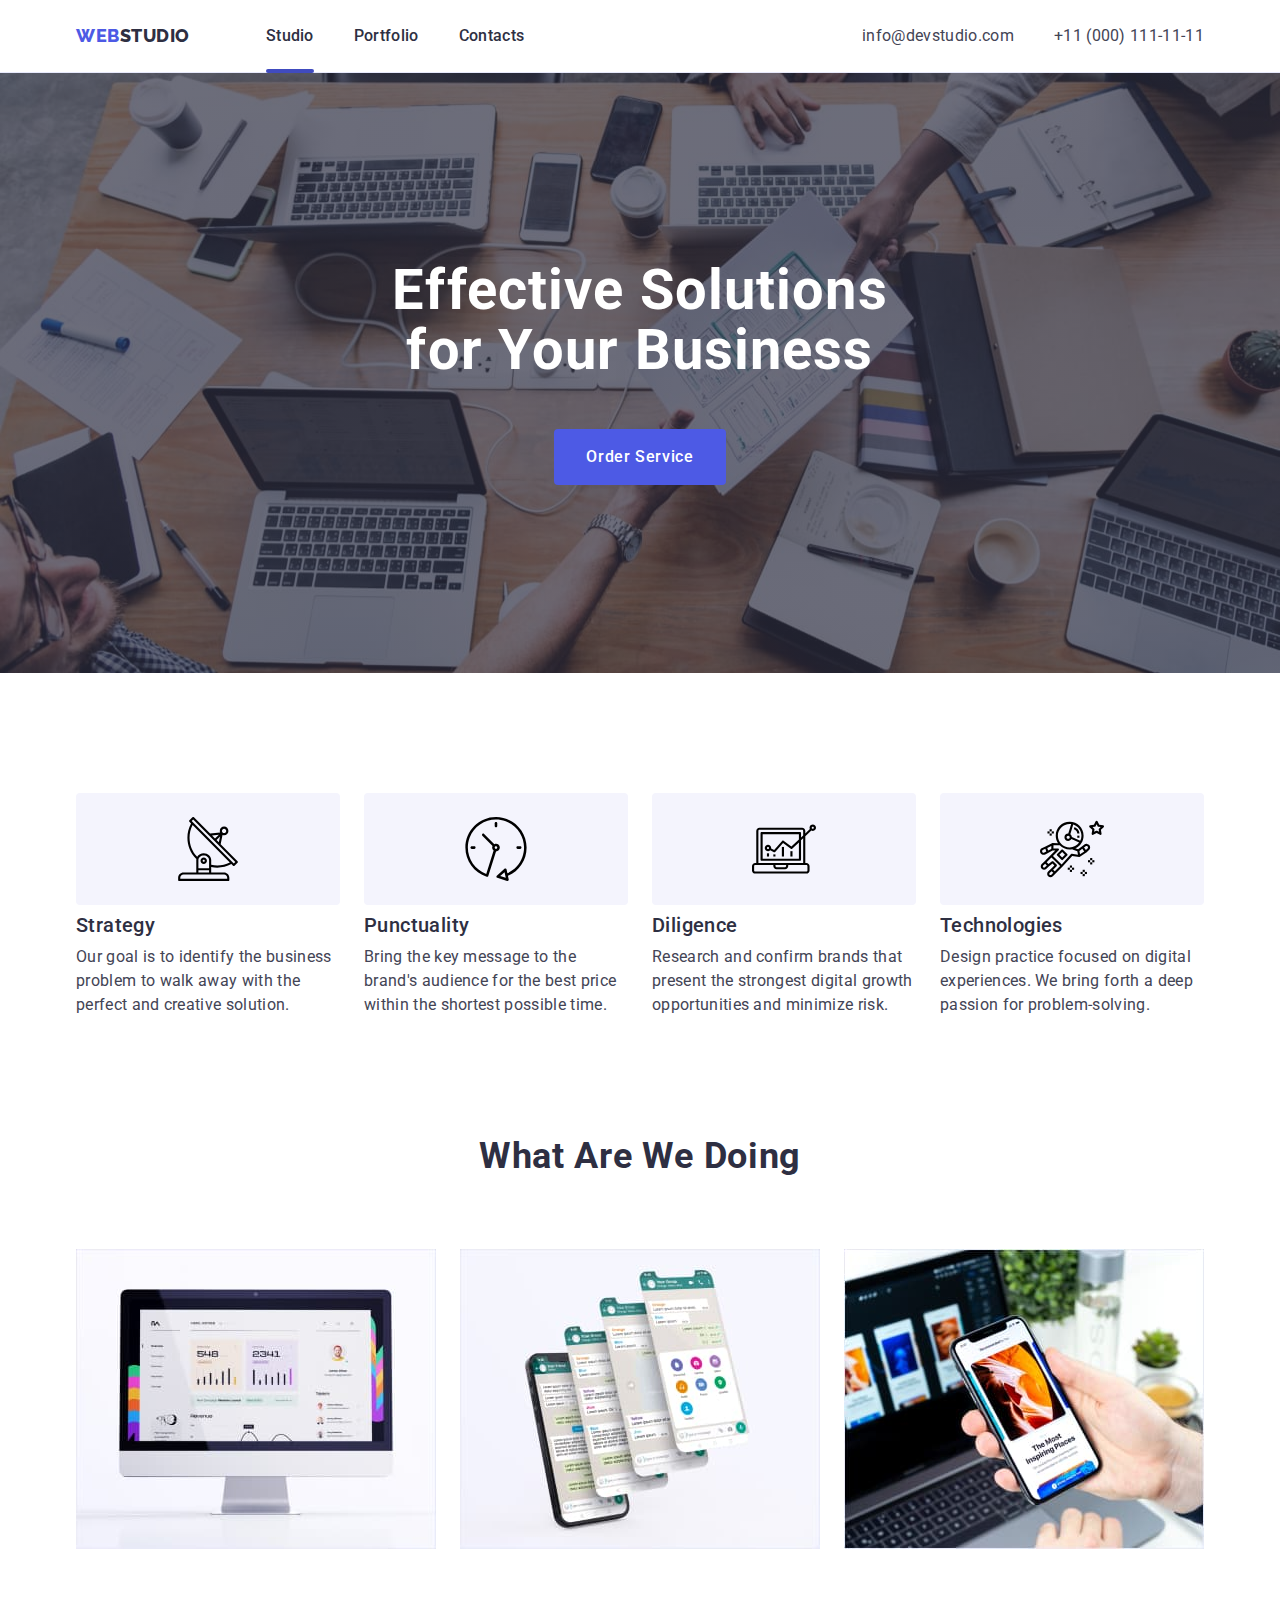
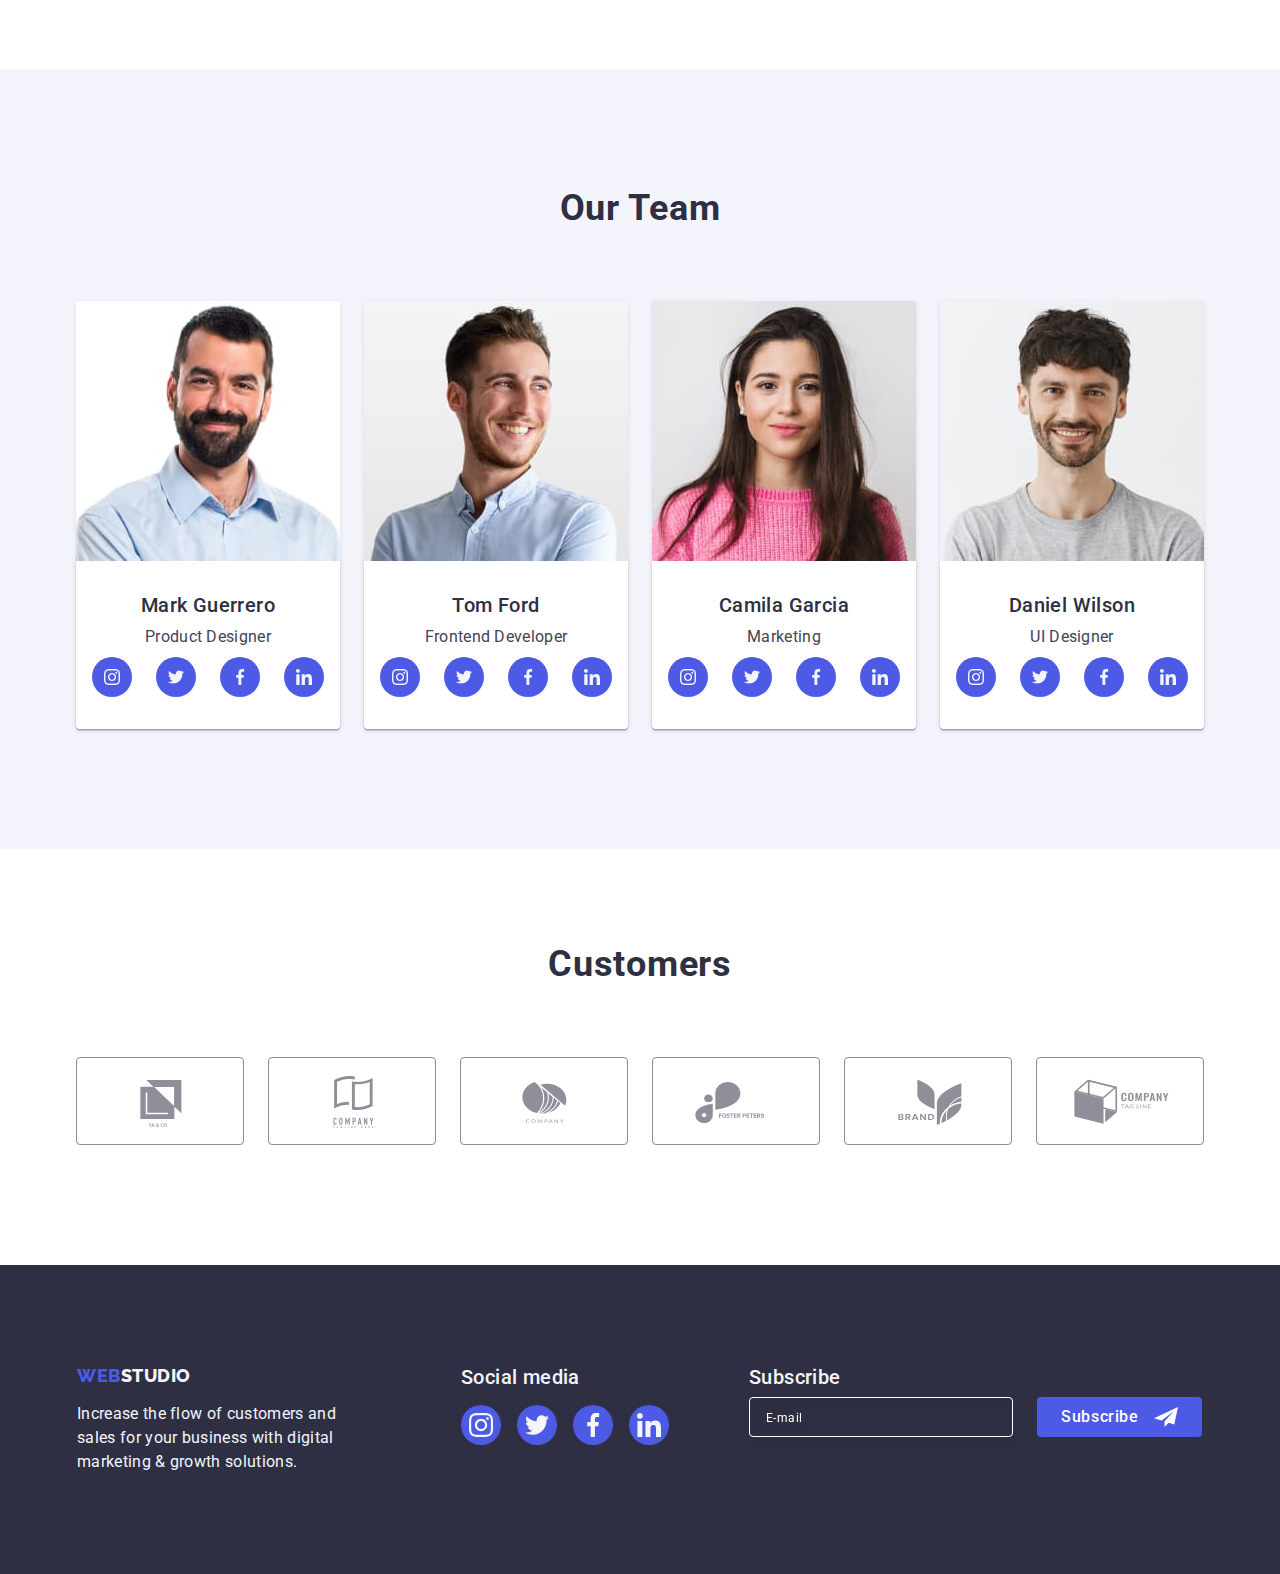
<file: index.html>
<!DOCTYPE html>
<html lang="en">
<head>
    <meta charset="UTF-8">
    <meta http-equiv="X-UA-Compatible" content="IE=edge">
    <meta name="viewport" content="width=device-width, initial-scale=1.0">
    <title>Document</title>
    <link rel="preconnect" href="https://fonts.googleapis.com">
    <link rel="preconnect" href="https://fonts.gstatic.com" crossorigin>
    <link href="https://fonts.googleapis.com/css2?family=Raleway:wght@800&family=Roboto:wght@400;500;700;900&display=swap"
        rel="stylesheet">
    <link rel="stylesheet" href="https://cdn.jsdelivr.net/npm/modern-normalize@1.1.0/modern-normalize.min.css">
    <link rel="stylesheet" href="css/styles.css">

</head>
<body>
    <!-- HEADER -->
    <header class="header">
        <div class="page-header">
            <div class="container page-header-container">
            <nav class="page-nav">
                <a class="logo link" href="./index.html">Web<span class="text-theme-light">Studio</span> </a>
                <ul class="menu list">
                    <li class="menu-item">
                        <a class="menu-link menu-link-item link" href="./index.html">Studio</a>
                    </li>
                    <li class="menu-item">
                        <a class="menu-link link" href="./portfolio.html">Portfolio</a>
                    </li>
                    <li class="menu-item">
                        <a class="menu-link link" href="">Contacts</a>
                    </li>
                </ul>
            </nav>
            <button type="button" class="mobile-menu-open" data-menu-open>
                <svg class="mobile-menu-open__icon" width="24" height="24">
                    <use href="./images/icon.svg#icon-burger"></use>
                </svg>
            </button>
            <address class="address">
                <ul class="menu-item address-menu list">
                    <li class="menu-address-item">
                        <a class="contact link" href="mailto:info@devstudio.com">info@devstudio.com</a>
                    </li>
                    <li class="menu-item menu-address-item">
                        <a class="contact link" href="tel:+110001111111">+11 (000) 111-11-11</a>
                    </li>
                </ul>
            </address>
        </div>
        <div class="mobile-menu" data-menu>
            <div class="container mobile-menu__container">
                <button class="mobile-menu__close-btn" data-menu-close>
                    <svg class="mobile-menu__close-icon" width="24" height="24">
                        <use href="./images/icon.svg#icon-close-modal"></use>
                    </svg>
                </button>
                <ul class="moble-menu-item list">
                    <li class="menu-item">
                        <a class="menu-link link" href="./index.html">Studio</a>
                    </li>
                    <li class="menu-item">
                        <a class="menu-link link" href="./portfolio.html">Portfolio</a>
                    </li>
                    <li class="menu-item">
                        <a class="menu-link link" href="">Contacts</a>
                    </li>
                </ul>
                <ul class="address-menu list">
                    <li class="menu-item">
                        <a class="menu-link link" href="tel:+110001111111">+11 (000) 111-11-11</a>
                    </li>
                    <li class="menu-item">
                        <a class="contact link" href="mailto:info@devstudio.com">info@devstudio.com</a>
                    </li>
                </ul>
                <ul class="mobile-menu-icon list">
                    <li class="foofer-social-list">
                        <a href="" class="footer-social-item">
                            <svg class="footer-card" width="24" height="24">
                                <use href="./images/icon.svg#icon-instagram"></use>
                            </svg>
                        </a>
                    </li>
                    <li class="foofer-social-list">
                        <a href="" class="footer-social-item">
                            <svg class="footer-card" width="24" height="24">
                                <use href="./images/icon.svg#icon-twitter"></use>
                            </svg>
                        </a>
                    </li>
                    <li class="foofer-social-list">
                        <a href="" class="footer-social-item">
                            <svg class="footer-card" width="24" height="24">
                                <use href="./images/icon.svg#icon-facebook"></use>
                            </svg>
                        </a>
                    </li>
                    <li class="foofer-social-list">
                        <a href="" class="footer-social-item">
                            <svg class="footer-card" width="24" height="24">
                                <use href="./images/icon.svg#icon-linkedin"></use>
                            </svg>
                        </a>
                    </li>
                </ul>
            </div>   
        </div>
    </div>
      
       
       
    </header>

    <main>
        <!-- <!================= HERO =============> -->
            <section class="hero">
                <div class="container">
                    <h1 class="hero-title">Effective Solutions for Your Business</h1>
                    <button type="button" class="button" data-modal-open>Order Service</button>
                </div>  
            </section>
            <!-- advantages -->
        <section class="section feature-section" id="advantag">
            <div class="container">
                <h2 class="section-title visually-hidden">top tips</h2>
                <ul class="feature-list list">
                    <li class="feature-list-text">
                        <div class="faeture-icon">
                            <svg class="icon" width="64" height="64">
                                <use href="./images/icon.svg#icon-antenna"></use>
                        </svg>
                        </div >
                        <h3 class="title feature-title">Strategy</h3>
                        <p class="text advantages-text">Our goal is to identify the business
                            problem to walk away with the perfect and creative solution.</p>
                    </li>
                    <li class="feature-list-text">
                        <div class="faeture-icon">
                            <svg class="icon" width="64" height="64">
                                <use href="./images/icon.svg#icon-clock"></use>
                        </svg>
                        </div>
                        <h3 class="title feature-title">Punctuality</h3>
                        <p class="text advantages-text">Bring the key message to the brand's audience for the best price within the shortest possible
                            time.</p>
                    </li>
                    <li class="feature-list-text">
                        <div class="faeture-icon">
                            <svg class="icon" width="64" height="64">
                                <use href="./images/icon.svg#icon-diagram"></use>
                        </svg>
                        </div>
                        <h3 class="title feature-title">Diligence</h3>
                        <p class="text advantages-text">Research and confirm brands that present the strongest digital growth opportunities and minimize
                            risk.</p>
                    </li>
                    <li class="feature-list-text">
                        <div class="faeture-icon">
                            <svg class="icon" width="64" height="64">
                                <use href="./images/icon.svg#icon-astronaut"></use>
                        </svg>
                        </div>
                        <h3 class="title feature-title">Technologies</h3>
                        <p class="text advantages-text">Design practice focused on digital experiences. We bring forth a deep passion for
                            problem-solving.</p>
                    </li>
                </ul>
            </div>
           
        </section >
        <!-- description -->
        <section class="section description-section" id="description">
            <div class="container">
                <h2 class="section-title">What are we doing</h2>
                <ul class="description-work list">
                    <li class="description-img">
                        <img class="img" srcset="./images/description/screen2x.jpg 2x" 
                        src="./images/description/screen1x.jpg" alt="data analysis" width="360" height="300">
                    </li>
                    <li class="description-img">
                        <img class="img" srcset="./images/description/chat2x.jpg 2x"
                        src="./images/description/chat1x.jpg" alt="chat on the phone" width="360" height="300">
                    </li>
                    <li class="description-img">
                        <img class="img" srcset="./images/description/info2x.jpg 2x"
                        src="./images/description/info1x.jpg" alt="program in the phone" width="360" height="300">
                    </li>
                </ul>
            </div>
          
        </section>
        <!-- employees -->
        <section class="section employes" id="employees">
            <div class="container employes-title-card">
                <h2 class="section-title ">Our Team</h2>
                <ul class="team-list list">
                    <li class="employes-card">
                        <img class="img" srcset="./images/masters/mark-guerrero2x.jpg 2x" src="./images/masters/mark-guerrero.jpg" alt="MarkGuerrero" width="264" height="260">
                       <div class="employes-card-content">
                            <h3 class="title employes-title">Mark Guerrero</h3>
                            <p class="text employes-text">Product Designer</p>
                            <ul class="social-list list">
                                <li class="social-list-item">
                                    <a href="" class="social-list-link">
                                     <svg class="social-list-icon" width="16" height="20">
                                        <use href="./images/icon.svg#icon-instagram">
                                        </use>
                                     </svg> 
                                    </a>
                                </li>
                                <li class="social-list-item">
                                    <a href="" class="social-list-link">
                                     <svg class="social-list-icon" width="16" height="20" >
                                        <use href="./images/icon.svg#icon-twitter">
                                        </use>
                                     </svg>  
                                    </a>
                                </li>
                                <li class="social-list-item">
                                    <a href="" class="social-list-link">
                                    <svg class="social-list-icon" width="16" height="20">
                                        <use href="./images/icon.svg#icon-facebook">
                                        </use>
                                    </svg>
                                    </a>
                                </li>
                                <li class="social-list-item">
                                    <a href="" class="social-list-link">
                                     <svg class="social-list-icon" width="16" height="20">
                                        <use href="./images/icon.svg#icon-linkedin">
                                        </use>
                                     </svg>  
                                    </a>
                                </li>
                            </ul>
                        </div>
                    </li>
                    <li class="employes-card">
                        <img class="img" srcset="./images/masters/tom-ford2x.jpg 2x" src="./images/masters/tom-ford.jpg" alt="TomFord" width="264" height="260">
                        <div class="employes-card-content">
                            <h3 class="title employes-title">Tom Ford</h3>
                            <p class="text employes-text">Frontend Developer</p>
                            <ul class="social-list list">
                                <li class="social-list-item">
                                    <a href="" class="social-list-link">
                                        <svg class="social-list-icon" width="16" height="20">
                                            <use href="./images/icon.svg#icon-instagram">
                                            </use>
                                        </svg>
                                    </a>
                                </li>
                                <li class="social-list-item">
                                    <a href="" class="social-list-link">
                                        <svg class="social-list-icon" width="16" height="20">
                                            <use href="./images/icon.svg#icon-twitter">
                                            </use>
                                        </svg>
                                    </a>
                                </li>
                                <li class="social-list-item">
                                    <a href="" class="social-list-link">
                                        <svg class="social-list-icon" width="16" height="20">
                                            <use href="./images/icon.svg#icon-facebook">
                                            </use>
                                        </svg>
                                    </a>
                                </li>
                                <li class="social-list-item">
                                    <a href="" class="social-list-link">
                                        <svg class="social-list-icon" width="16" height="20">
                                            <use href="./images/icon.svg#icon-linkedin">
                                            </use>
                                        </svg>
                                    </a>
                                </li>
                            </ul>
                        </div>
                    </li>
                    <li class="employes-card">
                        <img class="img" srcset="./images/masters/camila-garcia2x.jpg 2x" src="./images/masters/camila-garcia.jpg" alt="CamilaGarcia" width="264" height="260">
                        <div class="employes-card-content">
                            <h3 class="title employes-title">Camila Garcia</h3>
                            <p class="text employes-text">Marketing</p>
                            <ul class="social-list list">
                                <li class="social-list-item">
                                    <a href="" class="social-list-link">
                                        <svg class="social-list-icon" width="16" height="20">
                                            <use href="./images/icon.svg#icon-instagram">
                                            </use>
                                        </svg>
                                    </a>
                                </li>
                                <li class="social-list-item">
                                    <a href="" class="social-list-link">
                                        <svg class="social-list-icon" width="16" height="20">
                                            <use href="./images/icon.svg#icon-twitter">
                                            </use>
                                        </svg>
                                    </a>
                                </li>
                                <li class="social-list-item">
                                    <a href="" class="social-list-link">
                                        <svg class="social-list-icon" width="16" height="20">
                                            <use href="./images/icon.svg#icon-facebook">
                                            </use>
                                        </svg>
                                    </a>
                                </li>
                                <li class="social-list-item">
                                    <a href="" class="social-list-link">
                                        <svg class="social-list-icon" width="16" height="20">
                                            <use href="./images/icon.svg#icon-linkedin">
                                            </use>
                                        </svg>
                                    </a>
                                </li>
                            </ul>
                        </div>
                    </li>
                    <li class="employes-card">
                        <img class="img" srcset="./images/masters/daniel-wilson2x.jpg 2x" src="./images/masters/daniel-wilson.jpg" alt="DanielWilson" width="264" height="260">
                        <div class="employes-card-content">
                            <h3 class="title employes-title">Daniel Wilson</h3>
                            <p class="text employes-text">UI Designer</p>
                            <ul class="social-list list">
                                <li class="social-list-item">
                                    <a href="" class="social-list-link">
                                        <svg class="social-list-icon" width="16" height="20">
                                            <use href="./images/icon.svg#icon-instagram">
                                            </use>
                                        </svg>
                                    </a>
                                </li>
                                <li class="social-list-item">
                                    <a href="" class="social-list-link">
                                        <svg class="social-list-icon" width="16" height="20">
                                            <use href="./images/icon.svg#icon-twitter">
                                            </use>
                                        </svg>
                                    </a>
                                </li>
                                <li class="social-list-item">
                                    <a href="" class="social-list-link">
                                        <svg class="social-list-icon" width="16" height="20">
                                            <use href="./images/icon.svg#icon-facebook">
                                            </use>
                                        </svg>
                                    </a>
                                </li>
                                <li class="social-list-item">
                                    <a href="" class="social-list-link">
                                        <svg class="social-list-icon" width="16" height="20">
                                            <use href="./images/icon.svg#icon-linkedin">
                                            </use>
                                        </svg>
                                    </a>
                                </li>
                            </ul>
                        </div>
                    </li>
                </ul>
            </div>
            
        </section>
        <!-- ===============Customers============== -->
        <section class="customers">
            <div class="container">
                <h2 class="section-title">Customers</h2>
                <ul class="customers-card list">
                    <li class="customers-list">
                        <a href="" class="customers-item">
                            <svg class="customers-icon" width="104" height="56">
                                <use href="./images/icon.svg#icon-logo"></use>
                            </svg>
                        </a>
                    </li>
                    <li class="customers-list">
                        <a href="" class="customers-item">
                            <svg class="customers-icon" width="104" height="56">
                                <use href="./images/icon.svg#icon-logo-1"></use>
                            </svg>
                        </a>
                    </li>
                    <li class="customers-list">
                        <a href="" class="customers-item">
                            <svg class="customers-icon" width="104" height="56">
                                <use href="./images/icon.svg#icon-logo-2"></use>
                            </svg>
                        </a>
                    </li>
                    <li class="customers-list">
                        <a href="" class="customers-item">
                            <svg class="customers-icon" width="104" height="56">
                                <use href="./images/icon.svg#icon-logo-3"></use>
                            </svg>
                        </a>
                    </li>
                    <li class="customers-list">
                        <a href="" class="customers-item">
                            <svg class="customers-icon" width="104" height="56">
                                <use href="./images/icon.svg#icon-logo-4"></use>
                            </svg>
                        </a>
                    </li>
                    <li class="customers-list">
                        <a href="" class="customers-item">
                            <svg class="customers-icon" width="104" height="56">
                                <use href="./images/icon.svg#icon-logo-5"></use>
                            </svg>
                        </a>
                    </li>
                </ul>
            </div>
        </section>
    </main>
    <footer class="page-footer team-dark">
        <div class="container page-footer-list">
            <div class="page-logo">
                <a class="logo link" href="./index.html">Web <span class="text-theme-dark">Studio</span> </a>
                <p class="text text-theme-dark text-footer">Increase the flow of customers and sales for your business with digital
                    marketing &
                    growth solutions.</p>
            </div>
            <div class="container-social">
                <h3 class="title text-theme-dark">Social media</h3>
                <ul class="footer-social list">
                    <li class="foofer-social-list">
                        <a href="" class="footer-social-item">
                            <svg class="footer-card" width="24" height="24">
                                <use href="./images/icon.svg#icon-instagram"></use>
                            </svg>
                        </a>
                    </li>
                    <li class="foofer-social-list">
                        <a href="" class="footer-social-item">
                            <svg class="footer-card" width="24" height="24">
                                <use href="./images/icon.svg#icon-twitter"></use>
                            </svg>
                        </a>
                    </li>
                    <li class="foofer-social-list">
                        <a href="" class="footer-social-item">
                            <svg class="footer-card" width="24" height="24">
                                <use href="./images/icon.svg#icon-facebook"></use>
                            </svg>
                        </a>
                    </li>
                    <li class="foofer-social-list">
                        <a href="" class="footer-social-item">
                            <svg class="footer-card" width="24" height="24">
                                <use href="./images/icon.svg#icon-linkedin"></use>
                            </svg>
                        </a>
                    </li>
                </ul>
            </div>
        
        <div class="footer-page-subscribe ">
            <p class="title text-theme-dark">Subscribe</p>
            <form class="footer-subscribe">
                <input type="email" class="footer-input" name="footer-email" placeholder="E-mail">
                <span class="footer-btn-wrapper">
                    <button type="submit" class="footer-btn">Subscribe</button>
                    <svg class="footer-icon" width="24" height="24">
                        <use href="./images/icon.svg#icon-frame"></use>
                    </svg>
                </span>
                
            </form>
        </div>
    </div>
    </footer>
       <div class="backdrop is-hidden" data-modal>
        <div class="modal">
            <button type="button" class="modal-close-btn" data-modal-close>
            <svg class="clouse-btn-icon" width="8" height="8">
                <use href="./images/icon.svg#icon-close-modal"></use>
            </svg>
        </button>
        
        <p class="modal-form-text text">Leave your contacts and we will call you back</p>
        <form class="modal-form">
            <label class="modal-form-filed">
                <span class="modal-form-desc">
                    Name
                </span>
                <span class="modal-form-input-wrapper">
                    <input type="text" name="user-name" class="modal-form-input" required pattern="^[a-zA-Z]+" minlength="2">
                    <svg class="modal-forms-icon" width="18" height="18">
                        <use href="./images/icon.svg#icon-person"></use>
                    </svg>
                </span>
            </label>
            <label class="modal-form-filed">
                <span class="modal-form-desc">
                    Phone
                </span>
                <span class="modal-form-input-wrapper">
                    <input type="tel" name="user-phone" class="modal-form-input" required pattern="^[0-9]{3}-[0-9]{3}-[0-9]{2}-[0-9]{2}"
                    minlength="2" title="xxx-xxx-xx-xx">
                <svg class="modal-forms-icon" width="18" height="18">
                    <use href="./images/icon.svg#icon-phone"></use>
                </svg>
            </span>
               
            </label>
            <label class="modal-form-filed">
                <span class="modal-form-desc">
                    Email
                </span>
                <span class="modal-form-input-wrapper">
                    <input type="email" name="user-email" class="modal-form-input" required minlength="2">
                    <svg class="modal-forms-icon" width="18" height="18">
                        <use href="./images/icon.svg#icon-email"></use>
                    </svg>
                </span>
               
            </label>
            <label class="modal-form-filed">
                <span class="modal-form-desc">
                    Comment
                </span>
               <textarea name="user-messag" class="modal-form-message" placeholder="Text input" required></textarea>
            </label>           
            <input id="user-policy" 
                type="checkbox" 
                name="user-policy" 
                class="modal-form-check visually-hidden">        
            <label for="user-policy" class="modal-form-check-desc">
                <span class="modal-form-check-icon">
                    <svg class="modal-forms-svg" width="10" height="8">
                        <use href="./images/icon.svg#icon-vector"></use>
                    </svg>
                </span>
                I accept the terms and conditions of the&nbsp;
                <a href="" >Privacy Policy</a>
                </label>
            <button type="submit" class="modal-form-submit">Send</button>
        </form>
        </div>
        </div>
       <script src="./js/mobile-menu.js"></script>
    <script src="./js/modal.js"></script>
</body>
</html>
</file>
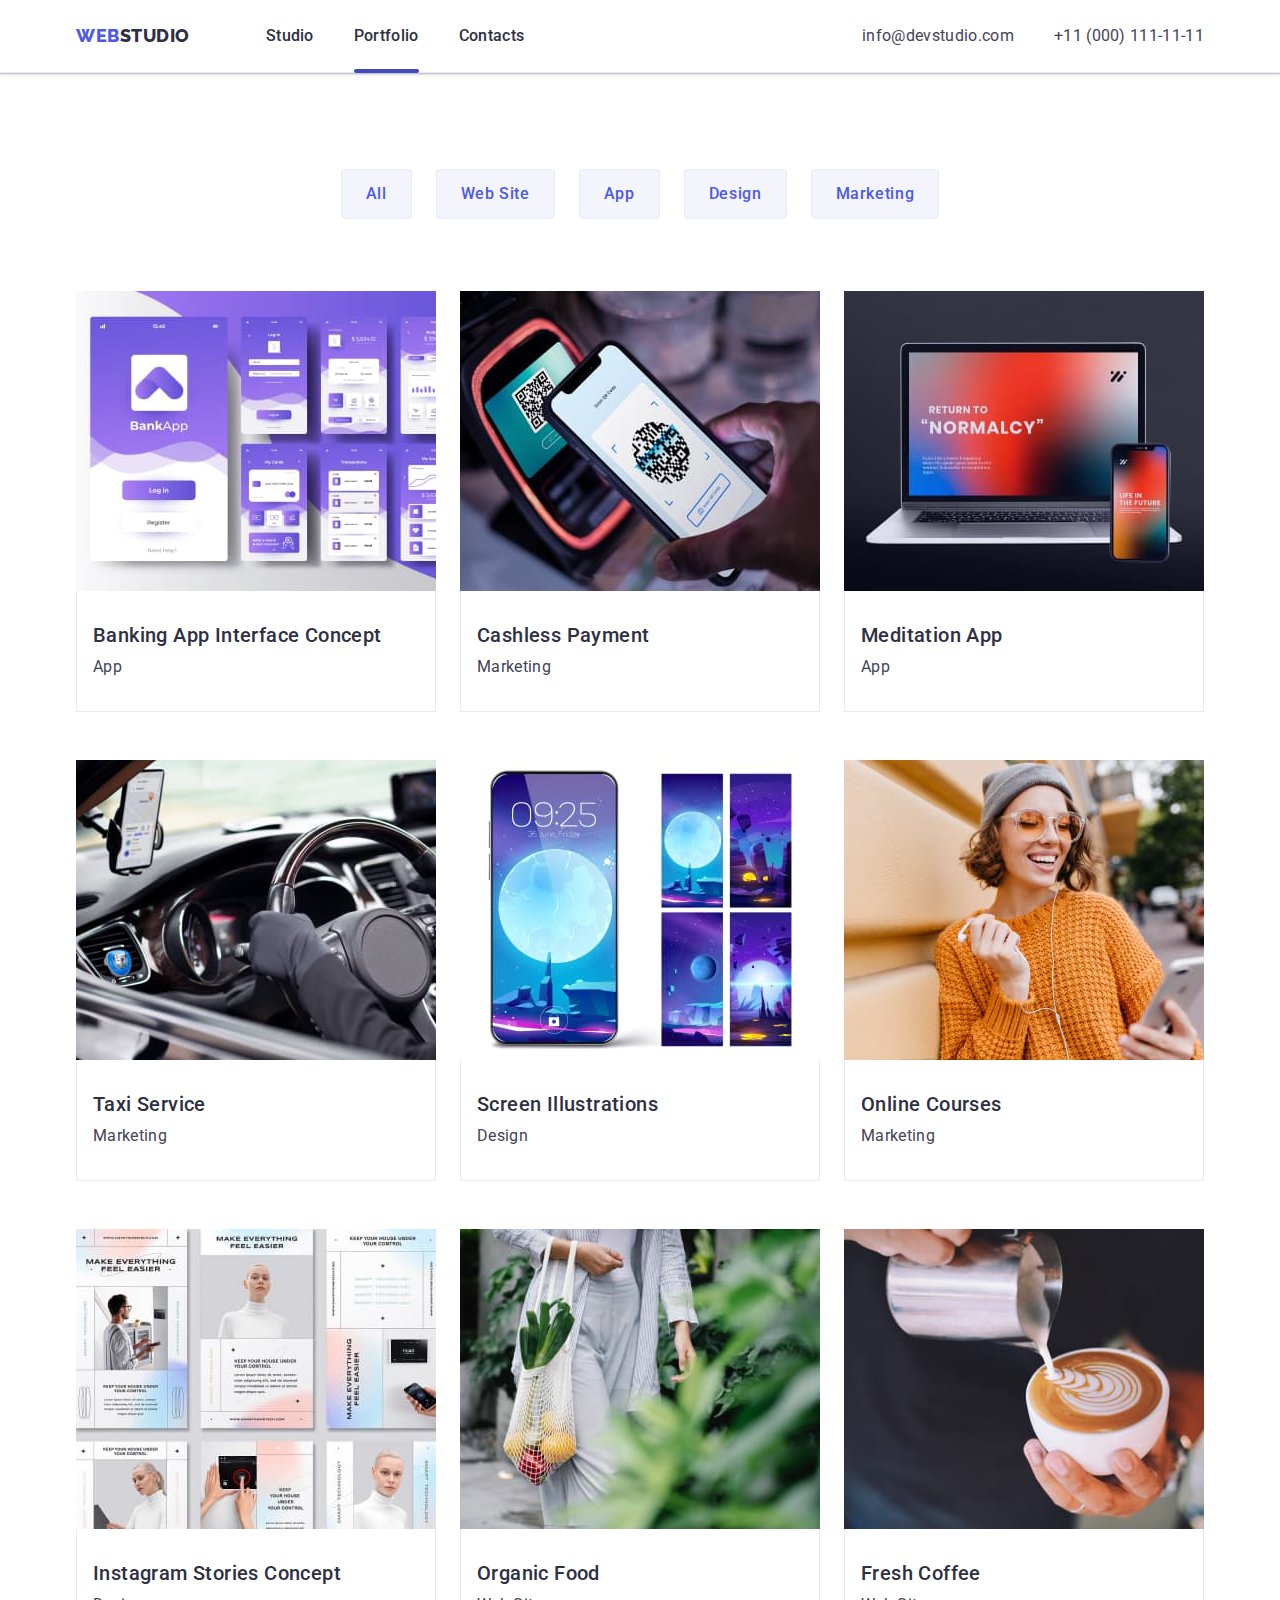
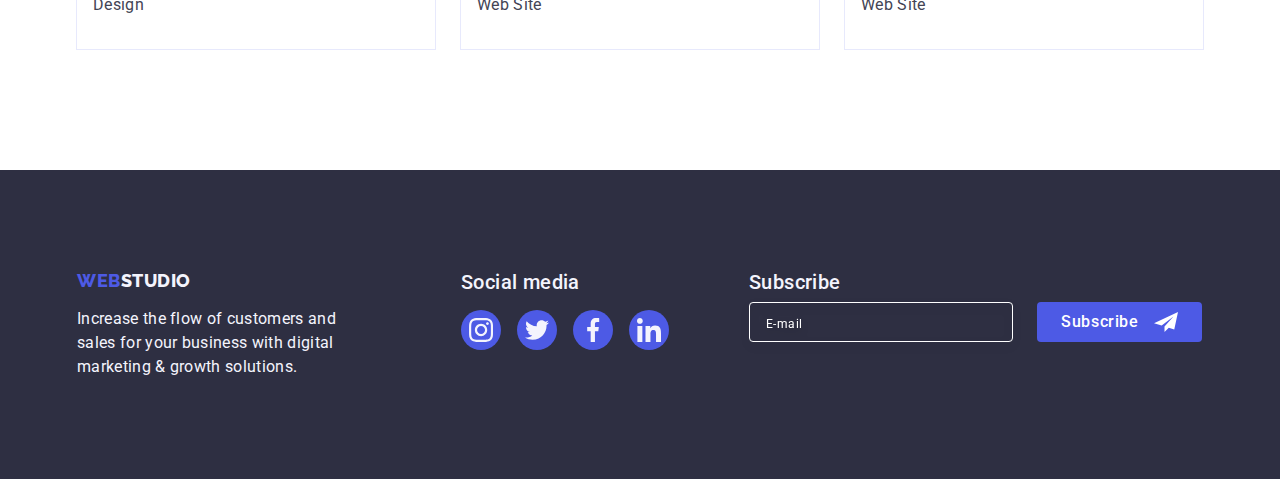
<file: portfolio.html>
<!DOCTYPE html>
<html lang="en">

<head>
    <meta charset="UTF-8">
    <meta http-equiv="X-UA-Compatible" content="IE=edge">
    <meta name="viewport" content="width=device-width, initial-scale=1.0">
    <title>Document</title>
    <link rel="preconnect" href="https://fonts.googleapis.com">
    <link rel="preconnect" href="https://fonts.gstatic.com" crossorigin>
    <link
        href="https://fonts.googleapis.com/css2?family=Raleway:wght@800&family=Roboto:wght@400;500;700;900&display=swap"
        rel="stylesheet">
    <link rel="stylesheet" href="https://cdn.jsdelivr.net/npm/modern-normalize@1.1.0/modern-normalize.min.css">
    <link rel="stylesheet" href="css/styles.css">

</head>

<body>
    <!-- HEADER -->
    <header class="header">
        <section class="page-header">
            <div class="container page-header-container">
            <nav class="page-nav">
                <a class="logo link" href="./index.html">Web<span class="text-theme-light">Studio</span> </a>
                <ul class="menu list">
                    <li class="menu-item ">
                        <a class="menu-link link" href="./index.html">Studio</a>
                    </li>
                    <li class="menu-item ">
                        <a class="menu-link menu-link-item-nav link" href="./portfolio.html">Portfolio</a>
                    </li>
                    <li class="menu-item ">
                        <a class="menu-link link" href="">Contacts</a>
                    </li>
                </ul>
            </nav>
            <address class="address">
                <ul class="address-menu list">
                    <li class="menu-item">
                        <a class="contact link" href="mailto:info@devstudio.com">info@devstudio.com</a>
                    </li>
                    <li class="menu-item">
                        <a class="contact link" href="tel:+110001111111">+11 (000) 111-11-11</a>
                    </li>
                </ul>
            </address>
        </div>
    </section>
       
    <main>
        <!-- PORTFOLIO -->
        <section class="section-portfolio ">
            <div class="container">
                    <h1  class="visually-hidden">Portfolio</h1>
                    <ul class="filter list">
                        <li class="filter-btn">
                            <button type="button" class="modal-btn "> All</button>
                        </li>
                        <li class="filter-btn">
                            <button type="button" class="modal-btn ">Web Site</button>
                        </li>
                        <li class="filter-btn">
                            <button type="button" class="modal-btn ">App</button>
                        </li>
                        <li class="filter-btn">
                            <button type="button" class="modal-btn ">Design</button>
                        </li>
                        <li class="filter-btn">
                            <button type="button" class="modal-btn ">Marketing</button>
                        </li>
                    </ul>
                    <ul class="works list">
                        <li class="works-page-filter">
                            <a class="works-page link" href=""> 
                                <div class="works-page-wrapper">
                                    <img class="img" src="./images/portfolio/foto1.jpg" alt="layout with site pages" width="360" height="300">
                                <p class="overlay text">14 Stylish and User-Friendly App Design Concepts · Task Manager App · Calorie Tracker App ·
                                            Exotic Fruit Ecommerce App ·
                                            Cloud Storage App</p>
                                </div> 
                                <div class="works-content">
                                    <h2 class="title">Banking App Interface Concept</h2>
                                    <p class="text">App</p>
                                </div>
                            </a>
                        </li>
                        <li class="works-page-filter">
                            <a class="works-page link" href="">
                                    <div class="works-page-wrapper">
                                        <img class="img" src="./images/portfolio/foto2.jpg" alt="the phone scans the QR code" width="360" height="300">
                                        <p class="overlay text">14 Stylish and User-Friendly App Design Concepts · Task Manager App · Calorie Tracker App ·
                                            Exotic Fruit Ecommerce App ·
                                            Cloud Storage App</p>
                                    </div>
                                <div class="works-content">
                                    <h2 class="title">Cashless Payment</h2>
                                    <p class="text">Marketing</p>
                                </div>
                            </a>
                        </li>
                        <li class="works-page-filter">
                            <a class="works-page link" href="">
                                 <div class="works-page-wrapper">
                                    <img class="img" src="./images/portfolio/foto3.jpg" alt="laptop" width="360" height="300">
                                <p class="overlay text">14 Stylish and User-Friendly App Design Concepts · Task Manager App · Calorie Tracker App ·
                                            Exotic Fruit Ecommerce App ·
                                            Cloud Storage App</p>
                            </div>
                                <div class="works-content">
                                    <h2 class="title">Meditation App</h2>
                                    <p class="text">App</p>
                                </div>
                            </a>
                        </li>
                        <li class="works-page-filter">
                            <a class="works-page link" href=""> 
                                <div class="works-page-wrapper">
                                    <img class="img" src="./images/portfolio/foto4.jpg" alt="car" width="360" height="300">
                                <p class="overlay text">14 Stylish and User-Friendly App Design Concepts · Task Manager App · Calorie Tracker App ·
                                            Exotic Fruit Ecommerce App ·
                                            Cloud Storage App</p>
                            </div>
                                <div class="works-content">
                                    <h2 class="title">Taxi Service</h2>
                                    <p class="text">Marketing</p>
                                </div>
                            </a>
                        </li>
                        <li class="works-page-filter">
                            <a class="works-page link" href=""> 
                                <div class="works-page-wrapper">
                                    <img class="img" src="./images/portfolio/foto5.jpg" alt="phone" width="360" height="300">
                                <p class="overlay text">14 Stylish and User-Friendly App Design Concepts · Task Manager App · Calorie Tracker App ·
                                            Exotic Fruit Ecommerce App ·
                                            Cloud Storage App</p>
                            </div>
                                <div class="works-content">
                                    <h2 class="title">Screen Illustrations</h2>
                                    <p class="text">Design</p>
                                </div>
                            </a>
                        </li>
                        <li class="works-page-filter">
                            <a class="works-page link" href=""> 
                                <div class="works-page-wrapper">
                                    <img class="img" src="./images/portfolio/foto6.jpg" alt="girl" width="360" height="300">
                                    <p class="overlay text">14 Stylish and User-Friendly App Design Concepts · Task Manager App · Calorie Tracker App ·
                                            Exotic Fruit Ecommerce App ·
                                            Cloud Storage App</p>
                            </div>
                                <div class="works-content">
                                    <h2 class="title">Online Courses</h2>
                                    <p class="text">Marketing</p>
                                </div>
                            </a>
                        </li>
                        <li class="works-page-filter"> 
                            <a class="works-page link" href="">
                                <div class="works-page-wrapper">
                                    <img class="img" src="./images/portfolio/foto7.jpg" alt="website pages" width="360" height="300">
                                <p class="overlay text">14 Stylish and User-Friendly App Design Concepts · Task Manager App · Calorie Tracker App ·
                                Exotic Fruit Ecommerce App ·
                                Cloud Storage App</p>
                            </div>
                                
                                <div class="works-content">
                                    <h2 class="title">Instagram Stories Concept</h2>
                                    <p class="text">Design</p>
                                </div>
                            </a>
                        </li>
                        <li class="works-page-filter"> 
                            <a class="works-page link" href="">
                                <div class="works-page-wrapper">
                                    <img class="img" src="./images/portfolio/foto8.jpg" alt="vegetables" width="360" height="300">
                                <p class="overlay text">14 Stylish and User-Friendly App Design Concepts · Task Manager App · Calorie Tracker App ·
                                Exotic Fruit Ecommerce App ·
                                Cloud Storage App</p>
                            </div>   
                                <div class="works-content">
                                    <h2 class="title">Organic Food</h2>
                                    <p class="text">Web Site</p>
                                </div>
                            </a>
                        </li>
                        <li  class="works-page-filter"> 
                            <a class="works-page link" href="">
                                <div class="works-page-wrapper">
                                    <img class="img" src="./images/portfolio/foto9.jpg" alt="coffe" width="360" height="300">
                                <p class="overlay text">14 Stylish and User-Friendly App Design Concepts · Task Manager App · Calorie Tracker App ·
                                Exotic Fruit Ecommerce App ·
                                Cloud Storage App</p>
                            </div>                        
                                <div class="works-content">
                                    <h2 class="title">Fresh Coffee</h2>
                                    <p class="text">Web Site</p>
                                </div>
                            </a>

                        </li>
                    </ul>
            </div>
           
        </section>
    </main>
<footer class="page-footer team-dark">
    <div class="container page-footer-list">
        <div class="page-logo">
            <a class="logo link" href="./index.html">Web <span class="text-theme-dark">Studio</span> </a>
            <p class="text text-theme-dark text-footer">Increase the flow of customers and sales for your business with
                digital
                marketing &
                growth solutions.</p>
        </div>
        <div class="container-social">
            <h3 class="title text-theme-dark">Social media</h3>
            <ul class="footer-social list">
                <li class="foofer-social-list">
                    <a href="" class="footer-social-item">
                        <svg class="footer-card" width="24" height="24">
                            <use href="./images/icon.svg#icon-instagram"></use>
                        </svg>
                    </a>
                </li>
                <li class="foofer-social-list">
                    <a href="" class="footer-social-item">
                        <svg class="footer-card" width="24" height="24">
                            <use href="./images/icon.svg#icon-twitter"></use>
                        </svg>
                    </a>
                </li>
                <li class="foofer-social-list">
                    <a href="" class="footer-social-item">
                        <svg class="footer-card" width="24" height="24">
                            <use href="./images/icon.svg#icon-facebook"></use>
                        </svg>
                    </a>
                </li>
                <li class="foofer-social-list">
                    <a href="" class="footer-social-item">
                        <svg class="footer-card" width="24" height="24">
                            <use href="./images/icon.svg#icon-linkedin"></use>
                        </svg>
                    </a>
                </li>
            </ul>
        </div>
   
<div class="footer-page-subscribe ">
    <p class="title text-theme-dark">Subscribe</p>
    <form class="footer-subscribe">
        <input type="email" class="footer-input" name="footer-email" placeholder="E-mail">
        <span class="footer-btn-wrapper">
            <button type="submit" class="footer-btn">Subscribe</button>
            <svg class="footer-icon" width="24" height="24">
                <use href="./images/icon.svg#icon-frame"></use>
            </svg>
        </span>

    </form>
</div>
</div>
</footer>
</body>
</html>
</file>
<file: css/styles.css>
:root {
    --primary-font:'Roboto',sans-serif;
    --secondary-font:'Raleway', sans-serif;
    --accent-color:#4D5AE5;
    --primary-text-color:#434455;
    --secondary-text-color:#2E2F42;
    --link-focus:#404BBF;
    --theme-dark:#F4F4FD;
    --theme-light:#F4F4FD;
    --theme-white: #FFFFFF;
    --font-size:16px;
}

h1,h2,h3,h4,p {
    margin-top: 0;
    margin-bottom: 0;
}
 
ul,ol {
    margin-top: 0;
    margin-bottom: 0;
    padding-left: 0;
}

img {
    display: block;
}

button {
    cursor: pointer;
}

.list  {
list-style: none;
}
.link {
text-decoration: none;
}

body {
background-color: var(--theme-white);
color: var(--primary-text-color);

font-family: 'Roboto',sans-serif;
font-size: var(--font-size);
}


.container {
    min-width: 320px;
    padding-left: 15px;
    padding-right: 15px;
    margin: 0 auto;
}

@media screen and (min-width: 428px) {
    .container {
        width: 428px;
    }

}

@media screen and (max-width: 768px) {

    .container { 
    margin-left: auto;
    margin-right: auto;
    }

    .menu {
            display: none;
        }
    
    .address {
            display: none;
        }
}

@media screen and (min-width: 768px) {
    .container {
        width: 768px;
    }
}

@media screen and (min-width: 1158px) {
    .container {
        width: 1158px;
    }
}
/* ================HEADER=================== */

  .page-header {
    padding-top: 24px;
    padding-bottom: 24px;
    border-bottom: 1px solid #E7E9FC;
    box-shadow: 0px 2px 1px rgba(46, 47, 66, 0.08),
                0px 1px 1px rgba(46, 47, 66, 0.16),
                0px 1px 6px rgba(46, 47, 66, 0.08);
        
  }

  .page-header-container {
    position: relative;
      display: flex;
      align-items: center;
      justify-content: space-between;
  }

  .logo {
      font-family: 'Raleway', sans-serif;
      font-weight: 800;
      font-size: 18px;
      line-height: 1.17;
      display: flex;
      letter-spacing: 0.03em;
      text-transform: uppercase;
      color: var(--accent-color);
  }

  .text-theme-light {
      color: var(--secondary-text-color);
  }

   .menu-link {
       font-weight: 500;
       line-height: 1.5;
       letter-spacing: 0.02em;
       color: var(--secondary-text-color);
       transition: color 250ms cubic-bezier(0.4, 0, 0.2, 1);
   }

   .menu-link:hover,
   .menu-link:focus {
       color: var(--link-focus);
   }

   .menu-link-item-nav {
       position: relative;
   }

   .menu-link-item-nav::after {
       content: '';
       display: block;
       width: 100%;
       height: 4px;
       background: var(--link-focus);
       border-radius: 2px;

       position: absolute;
       left: 0;
       bottom: -28px;
   }

   .menu-link-item {
       position: relative;
   }

   .menu-link-item::after {
       content: '';
       display: block;
       width: 100%;
       height: 4px;
       background: var(--link-focus);
       border-radius: 2px;

       position: absolute;
       left: 0;
       bottom: -28px;
   }

   .contact {
       color: var(--primary-text-color);
       line-height: 1.5;
       letter-spacing: 0.02em;
       transition: color 250ms cubic-bezier(0.4, 0, 0.2, 1)
   }

   .contact:hover,
   .contact:focus {
       color: var(--link-focus);
   }

   .address {
       font-style: normal;
   }

   .footer-social {
    display: flex;
       justify-content: flex-start;
       gap: 56px;
       margin-top: 48px;
   }

@media screen and (max-width: 767px) {
  
        .mobile-menu-open {
            background-color: transparent;
            border: none;
            padding: 0;
            line-height: 0;
        }
    
        .mobile-menu {
            position: fixed;
            width: 100%;
            height: 100%;
            z-index: 1000;
            top: 0;
            left: 0;
            background-color: #FFFFFF;
            opacity: 0;
            visibility: hidden;
            pointer-events: none;
            transition: opacity 250ms cubic-bezier(0.4, 0, 0.2, 1), visibility 250ms cubic-bezier(0.4, 0, 0.2, 1);
            overflow: scroll;
        }

    
        .mobile-menu.is-open {
            opacity: 1;
            visibility: visible;
            pointer-events: auto;
        }
    
        .mobile-menu__container {
            position: relative;
            padding-left: 40px;
            padding-right: 35px;
            padding-top: 80px;
            padding-bottom: 40px;
        }
    
        .mobile-menu__close-btn {
            position: absolute;
            top: 24px;
            right: 24px;
            background-color: transparent;
            border: none;
            padding: 0;
            line-height: 0;
        }

                /* ===============MOBILE MENU============= */

        .menu-link {
            font-weight: 700;
            font-size: 36px;
            line-height: 1.1;
        }

        .moble-menu-item {
            margin-bottom: 284px;
        }

        .menu-item {
            margin-bottom: 40px;
        }

        .menu-item:last-child {
            margin-bottom: 0;
        }

        .mobile-menu-icon {
            display: flex;
            flex-wrap: wrap;
            justify-content: flex-start;
            gap: 56px;
            margin-top: 48px;
        }
        
    }

@media screen and (min-width: 768px) {
        .mobile-menu {
        display: none;
        }
        .mobile-menu-open {
        display: none;

        }
    
        .page-nav {
            display: flex;
            align-items: center;
        }
    
        .menu {
            display: flex;
            align-items: center;
            gap: 40px;
        }
    
        .logo {
            margin-right: 120px;
        }         
}
@media screen and (min-width: 768px) and (max-width: 1157px) {

    .page-header {
            padding-top: 16px;
            padding-bottom: 16px;
        }

    .menu-address-item {
        font-size: 12px;
            line-height: 1.17;
            letter-spacing: 0.04em;
            margin-bottom: 12px;
        }
    
        .menu-address-item:last-child {
            margin-bottom: 0;
        }

        .address-menu {
           display: flex;
           flex-direction: column;
        }

        .contact {
            line-height: 1.17;
        }
    }


@media screen and (min-width: 1158px) {
    .page-header {
            border-bottom: 1px solid #E7E9FC;
            box-shadow: 0px 2px 1px rgba(46, 47, 66, 0.08),
                0px 1px 1px rgba(46, 47, 66, 0.16),
                0px 1px 6px rgba(46, 47, 66, 0.08);
        }
    
        .page-header-container {
            justify-content: flex-start;
    
        }

        .logo {
            margin-right: 76px;
        }
       
        .menu-item {
            margin: 0;
        }
    
        .address {
            font-style: normal;
            margin-left: auto;
    
        }
    
        .address-menu {
            display: flex;
            align-items: center;
            gap: 40px;
        }
}
/* =======================COMPONENTS====================== */

.section-title {
    font-weight: 700;
    font-size: 36px;
    line-height: 1.11;
    text-align: center;
    letter-spacing: 0.02em;
    text-transform: capitalize;
    color: var(--secondary-text-color);
    margin-bottom: 72px;  
}
.text {   
    line-height: 1.5;
    letter-spacing: 0.02em;
    color: var(--primary-text-color);
}

.title {
    font-weight: 500;
    font-size: 20px;
    line-height: 1.2;
    letter-spacing: 0.02em;
    color: var(--secondary-text-color);

    margin-bottom: 8px;
}

/* ==========HERO=========== */

    .hero {
        padding: 112px 0px;
        max-width: 767px;
        margin-left: auto;
        margin-right: auto;
        background-image: linear-gradient(rgba(46, 47, 66, 0.7), rgba(46, 47, 66, 0.7)), url(../images/hero/mobile1x.jpg);
        background-size: cover;
        background-color: rgba(46, 47, 66, 0.7);
     }
    
         @media screen and (min-device-pixel-ratio: 2) and (max-width: 767px),
        screen and (min-resolution: 192dpi) and (max-width: 767px),
        screen and (min-resolution: 2dppx) and (max-width: 767px) {
            .hero {
                background-image: linear-gradient(rgba(46, 47, 66, 0.7), rgba(46, 47, 66, 0.7)), url(../images/hero/mobile2x.jpg);
            }
         }


    .hero-title {
            font-weight: 700;
            font-size: 36px;
            line-height: 1.11;
            text-align: center;
            letter-spacing: 0.02em;
            color: var(--theme-white);
            
            margin: 0 auto;
            margin-bottom: 72px;
        }
    
        .button {
            padding-top: 16px;
            padding-bottom: 16px;
            padding-left: 32px;
            padding-right: 32px;
            border-radius: 4px;
            margin-left: auto;
            margin-right: auto;
            border: none;
    
    
    
            color: var(--theme-white);
            background-color: var(--accent-color);
            font-family: "Roboto", sans-serif;
            font-weight: 500;
            font-size: 16px;
            line-height: 1.5;
            letter-spacing: 0.04em;
            display: flex;
            align-items: center;
    
            transition: background-color 250ms cubic-bezier(0.4, 0, 0.2, 1)
        }
    
        .button:hover,
        .button:focus {
            background-color: var(--link-focus);
        }

@media screen and (min-width: 768px) {
    .hero {
            max-width: 768px;
            background-image: linear-gradient(rgba(46, 47, 66, 0.7), rgba(46, 47, 66, 0.7)),url(../images/hero/tablet1x.jpg);
        }
    
        .hero-title {
            font-size: 56px;
            line-height: 1.07;
            margin-bottom: 36px;
            width: 498px;
        }
}

 @media screen and (min-device-pixel-ratio: 2) and (min-width: 768px),
 screen and (min-resolution: 192dpi) and (min-width: 768px),
 screen and (min-resolution: 2dppx) and (min-width: 768px) {
     .hero {
        
         background-image: linear-gradient(rgba(46, 47, 66, 0.7), rgba(46, 47, 66, 0.7)), url(../images/hero/tablet2x.jpg);
     }
 }

@media screen and (min-width: 1158px) {
    .hero {
            max-width: 1440px;
            padding: 188px 0;
            background-image: linear-gradient(rgba(46, 47, 66, 0.7), rgba(46, 47, 66, 0.7)), url(../images/hero/desktop1x.jpg);
        }
    .hero-title {        
         margin-bottom: 48px;
         }
}

 @media screen and (min-device-pixel-ratio: 2) and (min-width: 1158px),
 screen and (min-resolution: 192dpi) and (min-width: 1158px),
 screen and (min-resolution: 2dppx) and (min-width: 1158px) {
     .hero {
         background-image: linear-gradient(rgba(46, 47, 66, 0.7), rgba(46, 47, 66, 0.7)), url(../images/hero/desktop2x.jpg);
     }
 }

/*  ======================advantages================*/

 .faeture-icon {
     display: none;
 }


 .feature-section {
     padding-top: 96px;
     padding-bottom: 96px;

 }

 .text-theme-dark {
     color: var(--theme-dark);

 }

 .text-theme-light {
     color: var(--secondary-text-color);
 }
@media screen and (max-width: 767px) {
    .advantages-text {
        text-align: center;
    }
   
    .feature-list-text:not(:last-child) {
       margin-bottom: 72px;
    }
}

@media screen and (min-width: 768px) {
    
         .feature-list {
             display: flex;
             flex-wrap: wrap;
             column-gap: 24px;
             row-gap: 72px;
         }
    
         .feature-list-text {
             width: 356px;
         }
}

@media screen and (max-width: 1158px) {
    .advantages-text {
            font-weight: 500;
            
        }
    .description-section {
        display: none;
    }
     .feature-title {
             font-weight: 700;
             font-size: 36px;
             line-height: 1.11;
             text-align: start;
             text-transform: capitalize;
         }
}

@media screen and (min-width: 1158px) {
    .feature-list {
        flex-wrap: nowrap;
        gap: 24px;
    }

    .feature-list-text {
        width: 264px;
    }

    .feature-section {
        padding-top: 120px;
        padding-bottom: 120px;
    }

    .faeture-icon {
        display: flex;
    }

    .faeture-icon {
        display: flex;
        justify-content: center;
        align-items: center;
        background-color: #F4F4FD;
        height: 112px;
        border-radius: 4px;
        margin-bottom: 8px;
    }

    .title {
        font-weight: 500;
        font-size: 20px;
        line-height: 1.2;
     }
}

/* =================description=============== */
  @media screen and (min-width: 1158px) {

    .description-work {
        display: flex;
     }

    .description-img:not(:nth-child(3n)) {
            margin-right: 24px;
    }

    .description-section {
            padding-bottom: 120px;
        }
  }


/* ================employees=================== */

  .employes {
      background: var(--theme-dark);
      padding-top: 96px;
      padding-bottom: 96px;

  }

   .employes-card {
       
       background: #FFFFFF;
       box-shadow: 0px 1px 6px rgba(46, 47, 66, 0.08), 0px 1px 1px rgba(46, 47, 66, 0.16), 0px 2px 1px rgba(46, 47, 66, 0.08);
       border-radius: 0px 0px 4px 4px;
   }

   .employes-card-content {
       padding-bottom: 32px;
       padding-top: 32px;
       padding-left: 16px;
       padding-right: 16px;
       background-color: var(--theme-white);
       box-shadow: 0px 1px 6px rgba(46, 47, 66, 0.08), 0px 1px 1px rgba(46, 47, 66, 0.16), 0px 2px 1px rgba(46, 47, 66, 0.08);
       border-radius: 0px 0px 4px 4px;
       border-top: none;
   }

   .employes-title {
       text-align: center;
   }

   .employes-text {
       text-align: center;
       margin-bottom: 8px;
   }

   .social-list {
       display: flex;
       justify-content: center;
       gap: 24px;
   }

   .social-list-link {
       display: flex;
       justify-content: center;
       align-items: center;
       width: 40px;
       height: 40px;
       border-radius: 50%;
       background-color: #4D5AE5;
       transition: background-color 250ms cubic-bezier(0.4, 0, 0.2, 1);
   }

   .social-list-icon {
       fill: var(--theme-dark);
   }

   .social-list-link:hover,
   .social-list-link:focus {
       background-color: #404BBF;
   }

  @media screen and (max-width: 767px) {
    .employes-card {
        width: 264px;
        margin-right: auto;
        margin-left: auto;
    }

    .team-list {
        display: flex;
        flex-direction: column;
        gap: 72px;
    }
  }

  @media screen and (min-width: 768px) {
    .team-list {
            display: flex;
            flex-direction: row;
            justify-content: center;
            flex-wrap: wrap;
            gap: 24px;
        }
     
  }

  @media screen and (min-width: 1158px){

    .employes {
            padding-top: 120px;
            padding-bottom: 120px;
        }

    .employes-card {
        flex-basis: calc((100%-72px)/4);
    }

    .team-list {
        flex-wrap: nowrap;
    }
  }


 /* < !--===============Customers==============--> */

    .customers {
    padding-top: 96px;
    padding-bottom: 96px;
    }

    .customers-card {
    display: flex;
    flex-wrap: wrap;
    justify-content: center;
    gap: 24px;
   
}
.customers-item {
   display: flex;
    justify-content: center;
    align-items: center;
    width: 168px;
    height: 88px;
    border: 1px solid #8E8F99;
    border-radius: 4px;  
    color: #404BBF;
    transition: border 250ms cubic-bezier(0.4, 0, 0.2, 1);
}
.customers-icon {
     fill:#8E8F99;
    transition: fill 250ms cubic-bezier(0.4, 0, 0.2, 1);
}

.customers-item:hover,
.customers-item:focus {
    border: 1px solid #404BBF;
         
}
.customers-item:hover .customers-icon,
.customers-item:focus .customers-icon {
    fill: currentColor;
   
 }

 @media screen and (max-width: 767px){

    .customers-item {
        width: 190px;
    }

    .customers-card {
        column-gap: 16px;
        row-gap: 72px;
    }
 }

 @media screen and (min-width: 1158px) {

    .customers {
        padding-top: 120pxpx;
        padding-bottom: 120px;
    }

    .customers-card {
        flex-wrap: nowrap;
    }

 }
/* ===============FOOTER========= */

.team-dark {
    background-color: var(--secondary-text-color);
}

.page-footer {
    padding-top: 96px;
    padding-bottom: 96px;
}

.page-logo {
    margin-bottom: 72px;
}

.text-footer {
    margin-top: 16px;
    width: 264px;
}

.footer-social {
    display: flex;
    justify-content: center;
    gap: 16px;
    margin-top: 16px;
}

.footer-social-item {
    display: flex;
    justify-content: center;
    align-items: center;
    width: 40px;
    height: 40px;
    border-radius: 50%;
    background-color: #4D5AE5;
    transition: background-color 250ms cubic-bezier(0.4, 0, 0.2, 1)
}

.footer-card {
    Fill: #F4F4FD
}

.footer-social-item:hover,
.footer-social-item:focus {
    background-color: #31D0AA;
}

.footer-input {
    width: 264px;
    height: 40px;
    background: rgba(0, 0, 0, 0);
    border: 1px solid #FFFFFF;
    filter: drop-shadow(0px 4px 4px rgba(0, 0, 0, 0.15));
    border-radius: 4px;
    color: var(--theme-white);
    padding: 8px 16px;
    transition: border-color 250ms cubic-bezier(0.4, 0, 0.2, 1);
}

.footer-input:focus {
    border: 1px solid #4D5AE5;
    border-radius: 4px;
    outline: none;
}

.footer-subscribe {
    display: flex;
    gap: 24px;
}

.footer-input::placeholder {
    font-size: 12px;
    line-height: 2;
    display: flex;
    align-items: center;
    letter-spacing: 0.04em;
    color: #FFFFFF;
}

.footer-btn-wrapper {
    position: relative;
}

.footer-btn {
    width: 165px;
    height: 40px;
    padding: 8px 24px;
    border-radius: 4px;
    margin-left: auto;
    margin-right: auto;
    border: none;

    color: var(--theme-white);
    background-color: var(--accent-color);
    font-family: "Roboto", sans-serif;
    font-weight: 500;
    font-size: 16px;
    line-height: 1.5;
    letter-spacing: 0.04em;
    display: flex;
    align-items: center;

    transition: background-color 250ms cubic-bezier(0.4, 0, 0.2, 1)
}

.footer-btn:hover,
.footer-btn:focus {
    background-color: #404BBF;

}

.footer-icon {
    position: absolute;
    top: 8px;
    right: 24px;
}

 @media screen and (max-width: 767px) {
    .logo {
        justify-content: center;
    }
    .text-footer {
        margin-left: auto;
        margin-right: auto;

    }

    .container-social {
        margin-bottom: 72px;
    }

    .text-theme-dark {
        text-align: center;
    }

    .footer-subscribe {
        justify-content: center;
        flex-wrap: wrap;
        gap: 16px;
    }

    .footer-input {
        width: 100%;
    }

    .title {
        margin-bottom: 16px;
        text-align: center;
    }
 }

 @media screen and (min-width: 767px) {

    .page-logo {
            margin-bottom: 0;
        }

    .page-footer-list {
        display: flex;
           flex-wrap: wrap;
           column-gap: 24px;
           row-gap: 72px;
           padding-left: 108px;
        }
 }

 @media screen and (min-width: 1158px) {


    .page-footer {
            padding-top: 100px;
            padding-bottom: 100px;
    
        }

    .page-logo {
        margin-right: 120px;
    }

    .page-footer-list {
        flex-wrap: nowrap;
        justify-self: flex-start;
        padding-left: 16px;
        gap: revert;
        }

    .container-social {
        margin-right: 80px;
    }

    .footer-page-subscribe {
        margin-right: 159px;
    }
 }





/* ===============MODAL WINDOW===================== */
.backdrop {
    position: fixed;
    top:0;
    left: 0;
    z-index: 100;
    width: 100%;
    height: 100%;
    background: rgba(46, 47, 66, 0.4); 
    
    transition: opacity 250ms cubic-bezier(0.4, 0, 0.2, 1), visibility 250ms cubic-bezier(0.4, 0, 0.2, 1);
}

.backdrop.is-hidden {
    opacity: 0;
    visibility: hidden;
    pointer-events: none;   
}

.backdrop.is-hidden .modal {
    transform: translate(-50%, -50%) scale(0.9);
}

.modal {
    position: absolute;
    top: 50%;
    left: 50%;
    width: 408px;
    height: 576px;
    background: #FCFCFC;
    transform: translate(-50%, -50%) scale(1);
    transition: transform 250ms cubic-bezier(0.4, 0, 0.2, 1);
    padding: 72px 24px 24px;
}

.modal-close-btn {
    position: absolute;
    top: 24px;
    right: 24px;
    display: flex;
    justify-content: center;
    align-items: center;
    width: 24px;
    height: 24px;
    border-radius: 50%;
    fill: #2E2F42;
    background: #E7E9FC;
    border: 1px solid rgba(0, 0, 0, 0.1);
    padding: 0;
    transition: border-color 250ms cubic-bezier(0.4, 0, 0.2, 1), transform 250ms cubic-bezier(0.4, 0, 0.2, 1);

     }

.modal-close-btn:hover,
.modal-close-btn:focus {
        background-color: #404BBF;
     }
.clouse-btn-icon {
        transition: fill 250ms cubic-bezier(0.4, 0, 0.2, 1);
    }

.modal-close-btn:hover .clouse-btn-icon,
.modal-close-btn:focus .clouse-btn-icon {
        fill: #FFFFFF;
     }
  /* ===============MODAL FORM===================== */

.modal-form-text {
    display: flex;
    justify-content: center;
    color: var(--secondary-text-color);
    font-weight: 500;
    margin-bottom: 16px;
}

.modal-form {
        display: flex;
        flex-direction: column;
     }

.modal-form-input {
    width: 100%;
    height: 40px;
    border: 1px solid rgba(46, 47, 66, 0.4);
    border-radius: 4px;
    padding-left: 38px;
    transition: border-color 250ms cubic-bezier(0.4, 0, 0.2, 1);
    }

.modal-form-input:focus {
        border-color: var(--accent-color);
        outline: none;
    }

.modal-form-input:focus + .modal-forms-icon {
        fill: var(--accent-color);
    }
.modal-form-desc {
    display: block;
    font-weight: 400;
    font-size: 12px;
    line-height: 1.17;
    letter-spacing: 0.04em;
    color: #8E8F99;
    margin-bottom: 4px;

}

.modal-form-filed {
    margin-bottom: 8px;
}
.modal-form-input-wrapper {
    display: block;
    position: relative;
}

.modal-forms-icon {
    position: absolute;
    transform: translate(0 ,-50%);
    top: 50%;
    left: 16px;
    transition: fill 250ms cubic-bezier(0.4, 0, 0.2, 1)
}

.modal-form-message {
    width: 100%;
    height: 120px;
    border: 1px solid rgba(46, 47, 66, 0.4);
    border-radius: 4px;
    padding: 8px 16px;
    resize: none;
    transition: border-color 250ms cubic-bezier(0.4, 0, 0.2, 1);
}

.modal-form-check-desc {
    display: flex;
    align-items: center;
    font-size: 12px;
    line-height: 1.17;
    letter-spacing: 0.04em;
    color: #8E8F99;
    margin-bottom: 24px;
    position: relative;
}


.modal-form-message::placeholder {
    font-size: 12px;
    line-height: 1.17;
    letter-spacing: 0.04em;
    color: rgba(46, 47, 66, 0.4);
    text-transform: none; 
}

.modal-form-message:focus {
    border-color: var(--accent-color);
    outline: none;
}
 
.modal-form-check-icon {
    display: block;
    width: 16px;
    height: 16px;
    border: 1px solid rgba(46, 47, 66, 0.4);
    border-radius: 2px;
    cursor: pointer;
    content: "";
    margin-right: 8px;
    position: relative;
    transition: background-color 250ms cubic-bezier(0.4, 0, 0.2, 1), border 250ms cubic-bezier(0.4, 0, 0.2, 1);
}


.modal-forms-svg {
    position: absolute;
    display: block;
    top: 50%;
    left: 50%;
    opacity: 0;
    transform: translate(-50%, -50%);
    transition: opacity 250ms cubic-bezier(0.4, 0, 0.2, 1);
}



.modal-form-check:checked + .modal-form-check-desc > .modal-form-check-icon {
    background-color: var(--link-focus);
    border: 1px solid #404BBF;
    border-radius: 2px;
}


.modal-form-check:focus+.modal-form-check-desc>.modal-form-check-icon {
    outline: 1px solid #404BBF;
    border-radius: 2px;
}

.modal-form-check:checked+.modal-form-check-desc>.modal-form-check-icon>.modal-forms-svg {
    opacity: 1;
}

.modal-form-submit {
    min-width: 169px;
    align-self: center;
    padding-top: 16px;
    padding-bottom: 16px;
    padding-left: 32px;
    padding-right: 32px;
    border-radius: 4px;
    box-shadow: 0px 4px 4px rgba(0, 0, 0, 0.15);
    margin-left: auto;
    margin-right: auto;
    border: none;
    color: var(--theme-white);
    background-color: var(--accent-color); 
    font-family: "Roboto", sans-serif;
    font-weight: 500;
    font-size: 16px;
    line-height: 1.5;
    letter-spacing: 0.04em;  
    transition: background-color 250ms cubic-bezier(0.4, 0, 0.2, 1);
}

.modal-form-submit:hover,
.modal-form-submit:focus {
    background-color: var(--link-focus);
}
/* ===================section-portfolio================= */
.section-portfolio {
    padding-top: 96px;
    padding-bottom: 120px;
    padding-left: 0;
    padding-right: 0;
}
.visually-hidden {
    position: absolute;
    width: 1px;
    height: 1px;
    margin: -1px;
    border: 0;
    padding: 0;
    white-space: nowrap;
    clip-path: inset(100%);
    clip: rect(0 0 0 0);
    overflow: hidden;
}
.modal-btn {
    color: var(--accent-color);
    background-color: var(--theme-light);
    font-family: "Roboto", sans-serif;
    font-weight: 500;
    font-size: 16px;
    line-height: 1.5;
    letter-spacing: 0.04em;
    display: flex;
    align-items: center;
    text-align: center;
    cursor: pointer;

    padding-top: 12px;
    padding-bottom: 12px;
    padding-left: 24px;
    padding-right: 24px;
    background: #F4F4FD;
    border: 1px solid #E7E9FC;
    border-radius: 4px;
    transition: background-color 250ms cubic-bezier(0.4, 0, 0.2, 1), color 250ms cubic-bezier(0.4, 0, 0.2, 1), box-shadow 250ms cubic-bezier(0.4, 0, 0.2, 1), border 250ms cubic-bezier(0.4, 0, 0.2, 1);
}
.modal-btn:hover,
.modal-btn:focus {
    background-color: var(--link-focus);
    color: var(--theme-white);
    background-color: #404BBF;
    box-shadow: 0px 3px 1px rgba(0, 0, 0, 0.1), 0px 2px 1px rgba(0, 0, 0, 0.08), 0px 2px 2px rgba(0, 0, 0, 0.12);
    border: 1px solid #404BBF;
}

.filter {
    display: flex;
    justify-content: center;
    margin-bottom: 72px;
}
.filter-btn:not(:last-child) {
    margin-right: 24px;
}


.works {
    display: flex;
    flex-wrap: wrap;
    column-gap: 24px;
    row-gap: 48px;  
}
.works-page-filter {
    transition: background-color 250ms cubic-bezier(0.4, 0, 0.2, 1), box-shadow 250ms cubic-bezier(0.4, 0, 0.2, 1), border-radius 250ms cubic-bezier(0.4, 0, 0.2, 1);

}

.works-page-filter:hover,
.works-page-filter:focus  {  
    background-color: #FFFFFF;
    box-shadow: 0px 1px 6px rgba(46, 47, 66, 0.08), 0px 1px 1px rgba(46, 47, 66, 0.16), 0px 2px 1px rgba(46, 47, 66, 0.08);
    border-radius: 0px 0px 4px 4px;
   
}

.works-page:hover .overlay,
.works-page:focus .overlay {
    transform: translate(0, 0);
   
}

.works-content {
    
    padding: 32px 16px;
    background: var(--theme-white);
    border: 1px solid #E7E9FC;
    border-top: none;
}


.works-page-wrapper {
    position: relative; 
    overflow: hidden;
}

.overlay {
position: absolute;
left: 0;
top: 0;
width: 100%;
height: 100%;
overflow: auto;
transform: translate(0, 100%);
transition: transform 250ms cubic-bezier(0.4, 0, 0.2, 1);

background-color: #4D5AE5;
font-size: 16px;
color: #F4F4FD;
padding-top: 40px;
padding-bottom: 40px;
padding-left: 32px;
padding-right: 32px;
}
</file>
